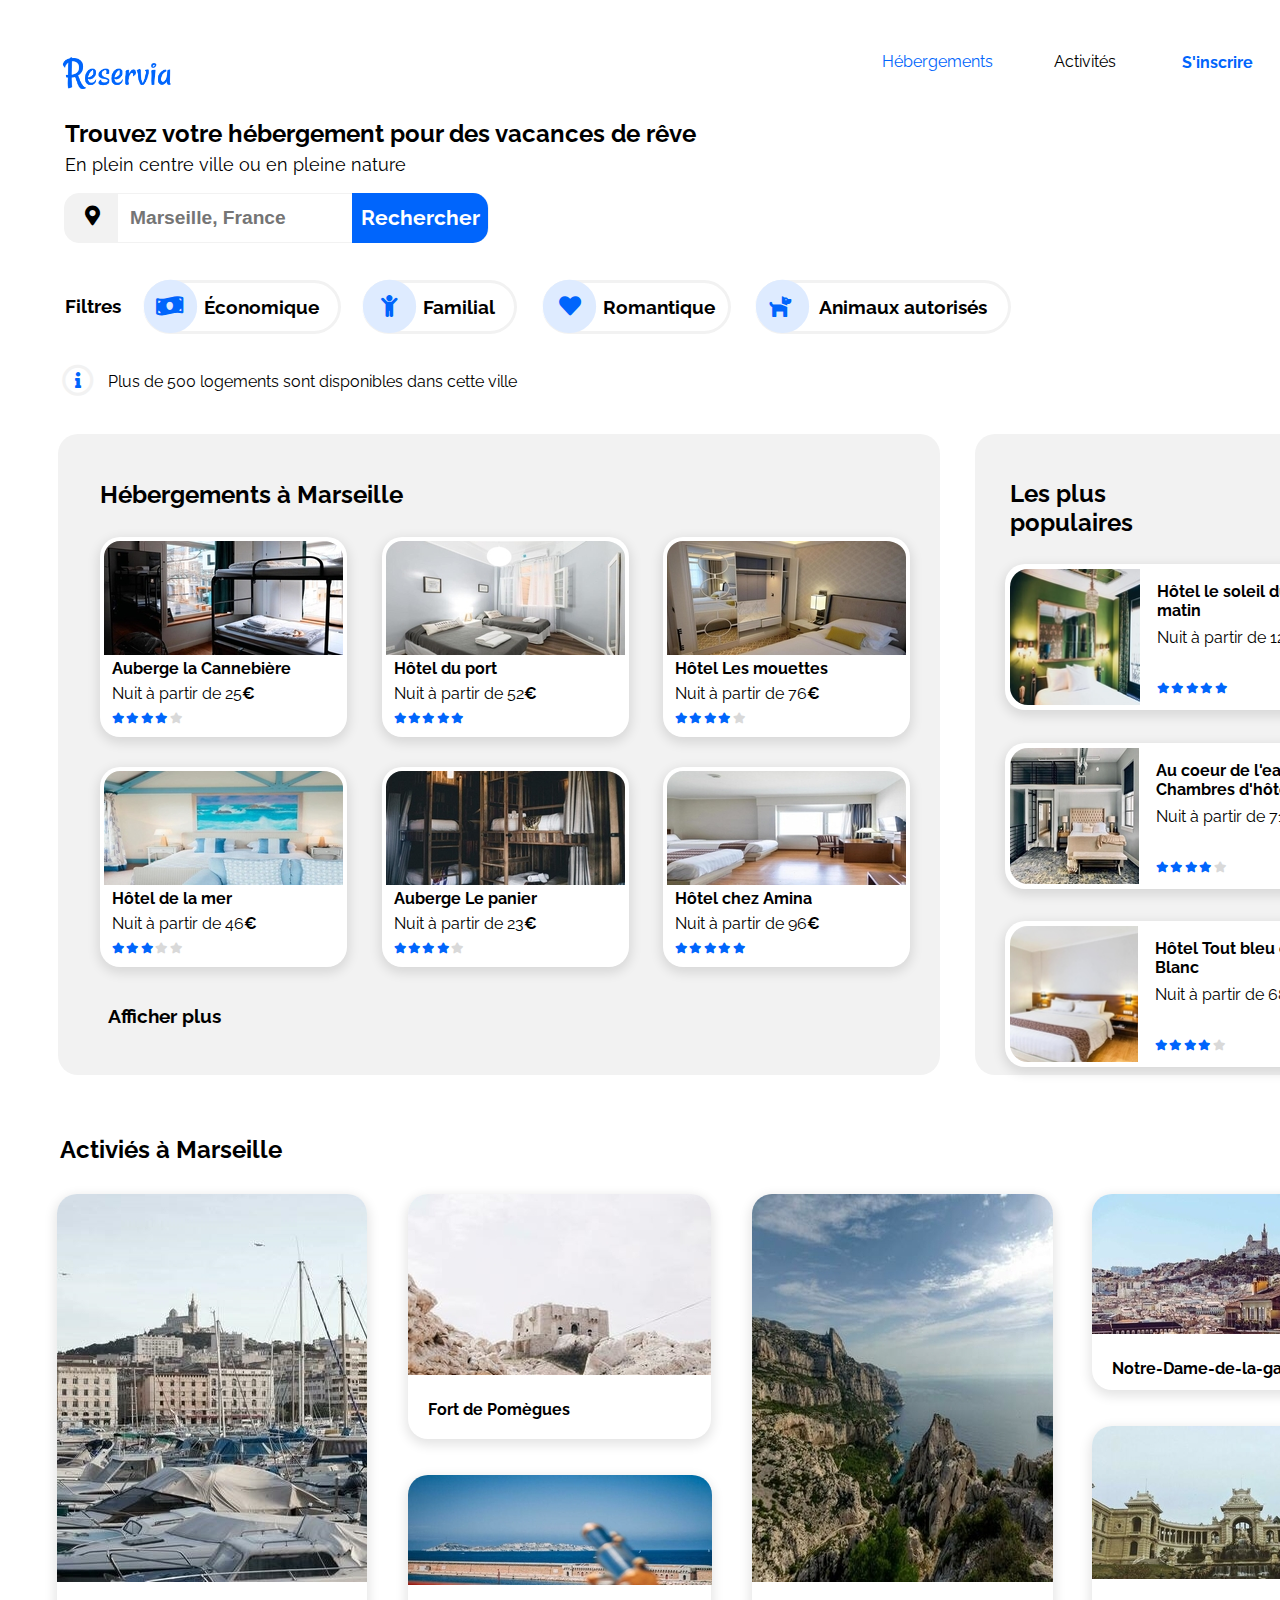
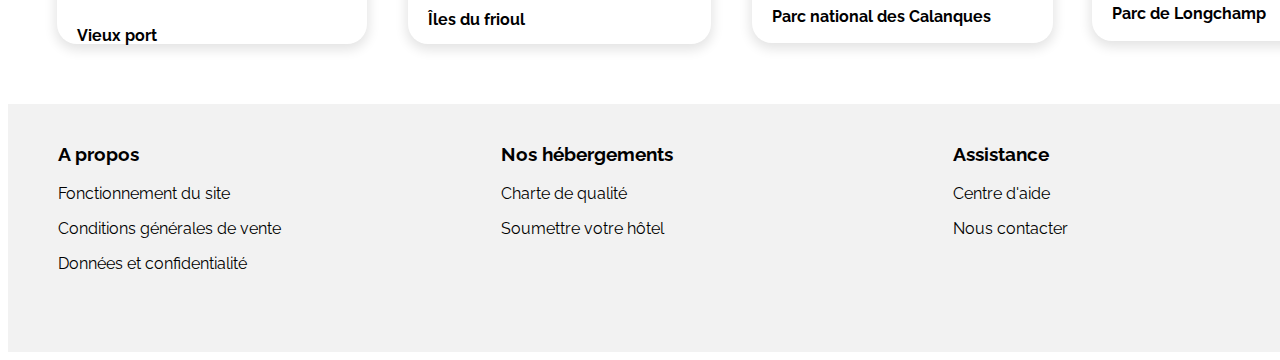
<file: index.html>
<!DOCTYPE html>
<html lang="fr">
	<head>
		<meta charset="UTF-8">
		<link rel="stylesheet" href="style.css" />
		<title>reservia</title>
		<link href="css/all.css" rel="stylesheet">
		<meta name="viewport" content="width=device-width,initial-scale=1.0">
		<link href="https://fonts.googleapis.com/css2?family=Raleway:wght@400;700&display=swap" rel="stylesheet">
		<link rel="stylesheet" media="screen and (min-width: 735px) and (max-width: 1024px)" href="tabresolution.css" />
		<link rel="stylesheet" media="screen and (max-width: 734px)" href="presolution.css" />
	</head>	
	<body>
		<div id="bloc-page">
			<header>
				<div id="titre">
					<div id="logo">
						<img src="images/logo/Reservia@3x.png" alt="reservia" />
					</div>	
					<h1>Trouvez votre hébergement pour des vacances de rêve</h1>
					<p class="titre-centreville">En plein centre ville ou en pleine nature</p>
					<form id="rechercher">
						<div>
							<i class="fas fa-map-marker-alt"></i>
							<input type="search" name="q" placeholder="Marseille, France" />  
							<a href="#">Rechercher<span><i class="fas fa-search"></i></span></a>
						</div>
					</form>
				</div>	
				<nav>
					<ul id="onglets">
						<li class="heber"><a href="#hebergeneral">Hébergements</a></li>	
						<li class="acti"><a href="#vieuxport"><span>Activités</span></a></li>
						<li class="inscri"><a href="#">S'inscrire</a></li>
					</ul>
				</nav>
			</header>
			<div class="bloc-filtres">
				<div id="filtres">
					<h3>Filtres</h3>
					<div id="beconomique">					
						<span class="fa-stack fa-2x">
							<i class="fas fa-circle fa-stack-2x" style="color: #DEEBFF;font-size: 55px;line-height: 48px "></i>
							<i class="fas fa-money-bill-wave fa-stack-1x fa-inverse" style="color:#0065FC;font-size: 22px;line-height: 47px;letter-spacing: -7.47px"></i>
						</span>
						<p class="filtretitle">Économique</p>
					</div>
					<div id="bfamilial">					
						<span class="fa-stack fa-2x">
							<i class="fas fa-circle fa-stack-2x" style="color: #DEEBFF;font-size: 55px;line-height: 48px"></i>
							<i class="fas fa-child fa-stack-1x fa-inverse" style="color:#0065FC;font-size: 22px;line-height: 47px;letter-spacing: -7.47px"></i>
						</span>
						<p class="filtretitle">Familial</p>
					</div>	
					<div id="bromantique">					
						<span class="fa-stack fa-2x">
							<i class="fas fa-circle fa-stack-2x" style="color: #DEEBFF;font-size: 55px;line-height: 48px"></i>
							<i class="fas fa-heart fa-stack-1x fa-inverse" style="color:#0065FC;font-size: 22px;line-height: 47px;letter-spacing: -7.47px"></i>
						</span>
						<p class="filtretitle">Romantique</p>
					</div>	
					<div id="banimaux">					
						<span class="fa-stack fa-2x" style="font-size: 1.1em;">
							<i class="fas fa-circle fa-stack-2x" style="color: #DEEBFF;font-size: 55px;line-height: 48px"></i>
							<i class="fas fa-dog fa-stack-1x fa-inverse" style="color:#0065FC;font-size: 22px;line-height: 47px;letter-spacing: -7.47px"></i>
						</span>
						<p class="animaux">Animaux autorisés</p>
					</div>
				</div>										
			</div>
			<div id="logdispo">
				<div id="logologements">
					<span class="fa-stack fa-2x">
						<i class="far fa-circle fa-stack-2x" style="color: #F2F2F2"></i>
						<i class="fas fa-info fa-stack-1x fa-inverse" style="color:#0065FC"></i>
					</span>
				</div>
				<p class="logements-dispo">Plus de 500 logements sont disponibles dans cette ville</p>
			</div>	
			<section id="section1">
				<div id="hebergeneral">
					<h2 class="hebamarseille">Hébergements à Marseille</h2>		
					<article class="article1">
						<a href="#" style="height: 200px;">
							<div id="hostelbox1" class="hostelbox">
								<img src="images/hebergements/marcus.jpg" alt="auberge la cannebiere" />
								<strong>Auberge la Cannebière</strong>
								<p> Nuit à partir de 25<span class="euro">€</span></p>
								<div class="etoilesh">
									<i class="fas fa-star"></i>
									<i class="fas fa-star"></i>
									<i class="fas fa-star"></i>
									<i class="fas fa-star"></i>
									<i class="fas fa-star" style="color: #d9d9d9"></i>
								</div>
							</div>
						</a>
						<a href="#" style="height: 200px;">	
							<div id="hostelbox2" class="hostelbox">
								<img src="images/hebergements/fred.jpg" alt=">Hôtel du port" />
								<strong>Hôtel du port</strong>
								<p> Nuit à partir de 52<span class="euro">€</span></p>
								<div class="etoilesh">
									<i class="fas fa-star"></i>
									<i class="fas fa-star"></i>
									<i class="fas fa-star"></i>
									<i class="fas fa-star"></i>
									<i class="fas fa-star"></i>
								</div>	
							</div>
						</a>	
						<a href="#">
							<div id="hostelbox3" class="hostelbox">
								<img src="images/hebergements/reise.jpg" alt="Hôtel Les mouettes" />
								<strong>Hôtel Les mouettes</strong>
								<p> Nuit à partir de 76<span class="euro">€</span></p>
								<div class="etoilesh">
									<i class="fas fa-star"></i>
									<i class="fas fa-star"></i>
									<i class="fas fa-star"></i>
									<i class="fas fa-star"></i>
									<i class="fas fa-star" style="color: #d9d9d9"></i>
								</div>
							</div>
						</a>
						<a href="#">				
							<div id="hostelbox4" class="hostelbox">
								<img src="images/hebergements/annie2.jpg" alt="Hôtel de la mer" />
								<strong>Hôtel de la mer</strong>
								<p> Nuit à partir de 46<span class="euro">€</span></p>
								<div class="etoilesh">
									<i class="fas fa-star"></i>
									<i class="fas fa-star"></i>
									<i class="fas fa-star"></i>
									<i class="fas fa-star" style="color: #d9d9d9"></i>
									<i class="fas fa-star" style="color: #d9d9d9"></i>
								</div>	
							</div>
						</a>
						<a href="#">	
							<div id="hostelbox5" class="hostelbox">
								<img src="images/hebergements/nicate.jpg" alt="Auberge Le panier" />
								<strong>Auberge Le panier</strong>
								<p> Nuit à partir de 23<span class="euro">€</span></p>
								<div class="etoilesh">
									<i class="fas fa-star"></i>
									<i class="fas fa-star"></i>
									<i class="fas fa-star"></i>
									<i class="fas fa-star"></i>
									<i class="fas fa-star" style="color: #d9d9d9"></i>
								</div>	
							</div>
						</a>
						<a href="#">	
							<div id="hostelbox6" class="hostelbox">
								<img src="images/hebergements/febrian.jpg" alt="Hôtel chez Amina" />
								<strong>Hôtel chez Amina</strong>
								<p> Nuit à partir de 96<span class="euro">€</span></p>
								<div class="etoilesh">
									<i class="fas fa-star"></i>
									<i class="fas fa-star"></i>
									<i class="fas fa-star"></i>
									<i class="fas fa-star"></i>
									<i class="fas fa-star"></i>
								</div>	
							</div>
						</a>	
						<p class="afficher-plus">Afficher plus</p>																				
					</article>
				</div>
				<div id="popgeneral">
					<div id="titrepop">
						<p>Les plus populaires</p>
						<i class="fas fa-chart-line"></i>
					</div>	
					<aside>
						<a href="#">
							<div id="popularbox">
								<img src="images/hebergements/soleil3.jpg" alt="Hôtel le soleil du matin" class="hostelimg">
								<div id="description">
									<p class="nomhotel">Hôtel le soleil du <br>matin</p>
									<p class="prix">Nuit à partir de 128<span class="euro">€</span></p>
									<div class="etoilesp">
										<i class="fas fa-star"></i>
										<i class="fas fa-star"></i>
										<i class="fas fa-star"></i>
										<i class="fas fa-star"></i>
										<i class="fas fa-star"></i>
									</div>
								</div>	
							</div>
						</a>
						<a href="#">	
							<div id="popularbox2">
								<img src="images/hebergements/eau.jpg" alt=">Au coeur de l'eau Chambres d'hôtes" class="hostelimg">	
								<div id="description2">
									<p class="nomhotel">Au coeur de l'eau<br />Chambres d'hôtes</p>
									<p class="prix">Nuit à partir de 71<span class="euro">€</span></p>
									<div class="etoilesp">
										<i class="fas fa-star"></i>
										<i class="fas fa-star"></i>
										<i class="fas fa-star"></i>
										<i class="fas fa-star"></i>
										<i class="fas fa-star" style="color: #d9d9d9"></i>
									</div>
								</div>				
							</div>
						</a>
						<a href="#">	
							<div id="popularbox3">
								<img src="images/hebergements/bleu.jpg" alt="Hôtel Tout bleu et blanc" class="hostelimg">
								<div id="description3">
									<p class="nomhotel">Hôtel Tout bleu et<br />Blanc</p>
									<p class="prix">Nuit à partir de 68<span class="euro">€</span></p>
									<div class="etoilesp">
										<i class="fas fa-star"></i>
										<i class="fas fa-star"></i>
										<i class="fas fa-star"></i>
										<i class="fas fa-star"></i>
										<i class="fas fa-star" style="color: #d9d9d9"></i>
									</div>
								</div>		
							</div>
						</a>	
					</aside>
				</div>	
			</section>
			<p class="actimarseille">Activiés à Marseille</p>
			<section id="section2">
				<div class="blocacti">
					<a href="#">
						<div id="vieuxport">
							<img src="images/vieuxport.jpg" alt="vieux port"  class="actiimg3">
							<img src="images/vieuxport2.jpg" alt="vieux port"  class="actiimg2">
							<p class="actititle">Vieux port</p>
						</div>
					</a>	
					<div id="conteneur2">
						<a href="#">
							<div id="fort">
								<img src="images/fort.jpg" alt="fort de pomègues" class="actiimg">
								<p class="actititle">Fort de Pomègues</p>
							</div>
						</a>
						<a href="#">	
							<div id="frioul">
								<img src="images/ilesdufrioul.jpg" alt="iles du frioul"  class="actiimg">
								<p class="actititle">Îles du frioul</p>
							</div>
						</a>	
					</div>
					<a href="#">
						<div id="parcnational">
							<img src="images/parcnational.jpg" alt="parc national des Calanques" class="actiimg">
							<p class="actititle">Parc national des Calanques</p>
						</div>
					</a>	
					<div id="conteneur3">
						<a href="#">
							<div id="notredame">
								<img src="images/notredame.jpg" alt="Notre-Dame-de-la-garde"  class="actiimg">
								<p class="actititle">Notre-Dame-de-la-garde</p>
							</div>
						</a>
						<a href="#">	
							<div id="longchamp">
								<img src="images/longchamp.jpg" alt="Parc de Longchamp"  class="actiimg">
								<p class="actititle">Parc de Longchamp</p>
							</div>
						</a>	
					</div>
				</div>			
			</section>
			<footer>
				<div id="a-propos">
					<p class="apropos">A propos</p>
					<p>Fonctionnement du site</p>
					<p>Conditions générales de vente</p>
					<p>Données et confidentialité</p>
				</div>
				<div id="nos-hebergements">
					<p class="noshebergements">Nos hébergements</p>
					<p>Charte de qualité</p>
					<p>Soumettre votre hôtel</p>
				</div>
				<div id="assistance">
					<p class="assistance">Assistance</p>
					<p>Centre d'aide</p>
					<p>Nous contacter</p>
				</div>
			</footer>		
		</div>
	</body>
</html>
</file>
<file: style.css>
body
{
	font-family: 'Raleway', sans-serif;
	background-color:  white;
}

#bloc-page
{
	width: auto;
}

header
{
	display: flex;
	height: 248px;
}

#titre
{
	height: 240px;
	width: 900px;
}

#logo img
{
	width: 110px;
	height: 50px;
}

#logo
{
	margin-left: 54px;
	margin-top: 40px;
	width: 200px;
	margin-bottom: 17px;
}

#titre h1
{
	font-weight: bold;
	font-size: 1.5em;
	margin-left: 57px;
}

.titre-centreville
{
	font-weight: normal;
	font-size: 0.7em;
	font-size: 1.1em;
	margin-left: 57px;
	margin-top: -10px;
}

#filtres
{
	margin-left: 57px;
	margin-bottom: 45px;
	display: flex;
	width: 946px;
	justify-content: space-between;
	height: 65px;
	margin-top: -10px;
}

.filtretitle
{
	font-weight: bold;
	padding-left: 11px;
	font-size: 1.2em;
	height: 20px;
	padding-top: 0px; 
	line-height: 10px
}

.filtretitle:hover
{
	color: blue;
}

#beconomique
{
	width: 195px;
	height: 48px;
	border: 3px solid #F2F2F2;
	border-radius: 30px;
	margin-top: 34px;
	border-left: none;
	display: flex;
	text-align: center;
	margin-left: -3px;
}

#beconomique:hover
{
	background-color: #F2F2F2;
}

#beconomique span
{
	width: 50px;
}

#beconomique i
{
	padding-left: 0px;
	width: 48px;
}

#bfamilial
{
	width: 152px;
	height: 48px;
	border: 3px solid #F2F2F2;
	border-radius: 30px;
	margin-top: 34px;
	border-left: none;
	display: flex;
	text-align: center;
	margin-left: -3px;
}

#bfamilial:hover
{
	background-color: #F2F2F2;
}

#bfamilial span
{
	width: 50px;
}

#bfamilial i
{
	padding-left: 0px;
	width: 48px;
}

#bromantique
{
	width: 186px;
	height: 48px;
	border: 3px solid #F2F2F2;
	border-radius: 30px;
	margin-top: 34px;
	border-left: none;
	display: flex;
	text-align: center;
}

#bromantique:hover
{
	background-color: #F2F2F2;
}

#bromantique span
{
	width: 50px;
}

#romantique i
{
	padding-left: 0px;
	width: 48px;
}

#banimaux
{
	width: 253px;
	height: 48px;
	border: 3px solid #F2F2F2;
	border-radius: 30px;
	margin-top: 34px;
	border-left: none;
	display: flex;
	text-align: center;
}

#banimaux:hover
{
	background-color: #F2F2F2;
}

.animaux
{
	font-weight: bold;
	padding-left: 20px;
	font-size: 1.2em;
	height: 20px;
	padding-top: 0px; 
	line-height: 10px
}

.animaux:hover
{
	color: blue;
}

#animaux i
{
	padding-left: 0px;

}

#filtres h3
{
	padding-top: 30px;
	height: 48px;
}

.logements-dispo

{
	margin-bottom: 43px;
	width: 440px;
	margin-left: 10px;
}

#logdispo
{
	display: flex;
}

#logdispo span
{
	font-size: 1em;
	margin-left: 50px;
	padding-top: 8px;
}

.hebamarseille
{
	margin-top: 46px;
	font-size: 1.5em;
	margin-left: 42px;
}

nav
{
	width: 475px;
	margin-top: -2px;
}

nav a
{
	color: #0065FC;
}

nav li 
{
	list-style-type: none;
}

.heber
{
	margin-top: -22px;
	margin-left: 13px;
	width: 140px;
	display: inline-block;
	padding-left: 30px;
	padding-top: 50px;
	border: 2px solid rgba(0,0,0,0);
}

.heber:hover
{
	border-top: 2px solid #0065FC;
}

.acti
{
	margin-left: 165px;
	color: black;
	margin-top: -73px;
	padding-top: 50px;
	width: 110px;
	border: 2px solid rgba(0,0,0,0);
	padding-left: 50px;
}

.acti:hover
{
	border-top: 2px solid #0065FC;
}

.inscri
{
	margin-left: 298px;
	font-weight: bold;
	margin-top: -72px;
	padding-top: 50px;
	width: 110px;
	padding-left: 45px;
	border: 2px solid rgba(0,0,0,0);
}

.inscri:hover
{
	border-top: 2px solid #0065FC;
}

span
{
	color: black;
}

input
{
	height: 50px;
	width: 420px;
	margin-left: 75px;
	color: black;
	font-weight: bold;
	color: black;
	font-size: 1.2em;
	padding-left: 60px;
	border: 1px solid #F2F2F2;
	border-radius: 15px;
}

form a
{
	height: 38px;
	width: 136px;
	background-color: #0065FC;
	border-top-right-radius: 15px;
	border-bottom-right-radius: 15px;
	font-size: 1.3em;
	color: white;
	font-weight: bold;
	display: flex;
	justify-content: center;
	padding-top: 12px;
	margin-left: -137px;
}

form div
{
	display: flex;
	margin-left: -14px;
}

.fa-map-marker-alt
{
	border-top-left-radius: 15px;
	border-bottom-left-radius: 15px;
	font-size: 20px;
	padding-top: 12px;
	padding-left: 20px;
	position: absolute;
	margin-left: 70px;
	height: 36px;
	width: 32px;
	border: 1px solid #F2F2F2;
	background-color: #F2F2F2;
}

.fa-search
{
	font-size: 0px;
}

form a span
{
	font-size: 0px;
}

section
{
	display: flex;
}

#titre2
{
	display: flex;
	margin-bottom: -35px;
}

#titre2 p
{
	font-size: 1.5em;
	font-weight: bold;
	padding-top: 51px;
	padding-left: 620px;
}

#hebergeneral
{
	background-color:  #F2F2F2;
	margin-left: 50px;
	padding-right: 30px;
	border-radius: 20px;
}

.euro
{
	font-weight: bold;
}

.hostelbox
{
	height: 200px;
	width: 247px;
	border-radius: 20px;
	background-color: white;
	margin-bottom: 30px;
	-webkit-box-shadow: 0px 4px 12px 2px rgba(0,0,0,0.11);
	-moz-box-shadow: 0px 4px 12px 2px rgba(0,0,0,0.11);
	box-shadow: 0px 4px 12px 2px rgba(0,0,0,0.11);
}

.hostelbox strong
{
	font-size: 1em;
	padding-left: 12px;
	line-height: 15px;
	font-weight: bold;
}

.hostelbox p
{
	padding-left: 12px;
	line-height: 0px;
}

.hostelbox img
{
	border-top-left-radius: 20px;
	border-top-right-radius: 20px;
	padding-top: 4px;
	padding-left: 4px;
}

#popgeneral
{
	width: 420px;
	background-color: #F2F2F2;
	margin-left: 35px; 
	border-radius: 20px;
}

#titrepop
{
	display: flex;
}

#titrepop i
{
	margin-top: 26px;
	font-size: 1.5em;
	margin-left: 100px;
	margin-top: 45px;
}

#titrepop p
{
	font-size: 1.5em;
	font-weight: bold;
	margin-left: 35px;
	margin-top: 45px;
}

#popularbox
{
	height: 140px;
	width: 345px;
	display: flex;
	padding: 3px;
	border-radius: 20px;
	background-color: white;
	margin-top: -25px;
	-webkit-box-shadow: 0px 4px 12px 2px rgba(0,0,0,0.11);
	-moz-box-shadow: 0px 4px 12px 2px rgba(0,0,0,0.11);
	box-shadow: 0px 4px 12px 2px rgba(0,0,0,0.11);
}

.hostelimg
{
	border-top-left-radius: 20px;
	border-bottom-left-radius: 20px;
	padding: 2px;
}

#popularbox2
{
	height: 140px;
	width: 345px;
	display: flex;
	padding: 3px;
	border-radius: 20px;
	background-color: white;
	margin-top: 33px;
	-webkit-box-shadow: 0px 4px 12px 2px rgba(0,0,0,0.11);
	-moz-box-shadow: 0px 4px 12px 2px rgba(0,0,0,0.11);
	box-shadow: 0px 4px 12px 2px rgba(0,0,0,0.11);
}

#popularbox3
{
	height: 140px;
	width: 345px;
	display: flex;
	padding: 3px;
	border-radius: 20px;
	background-color: white;
	margin-top: 32px;
	-webkit-box-shadow: 0px 4px 12px 2px rgba(0,0,0,0.11);
	-moz-box-shadow: 0px 4px 12px 2px rgba(0,0,0,0.11);
	box-shadow: 0px 4px 12px 2px rgba(0,0,0,0.11);
}

.nomhotel
{
	margin-left: 15px;
	margin-top: 15px;
	font-weight: bold;
	height: 30px;
}

.prix
{
	margin-left: 15px;
}

article
{
	width: 810px;
	margin-top: 28px;
	margin-left: 42px;
	padding-bottom: 2px;
	display: flex;
	flex-wrap: wrap;
	justify-content: space-between;
}

aside
{
	margin-left: 30px;
	width: 100%;
	margin-top: 28px;
}

.etoilesh
{
	display: flex;
	flex-direction: row;
	color: #0065FC;
	font-size: 11px;
	padding-left: 12px;
	padding-top: 2px;
	letter-spacing: 2.4px;
}

.etoilesp
{
	display: flex;
	flex-direction: row;
	color: #0065FC;
	margin-left: 15px;
	font-size: 11px;
	margin-top: 35px;
	letter-spacing: 2.4px;
}

a
{
	text-decoration: none;
	color: black;
}

.afficher-plus
{
    margin-bottom: 57px;
    font-weight: bold;
    font-size: 1.2em;
    line-height: 0px;
    margin-left: 8px;
}

.actimarseille
{
	font-size: 1.5em;
	font-weight: bold;
	margin-left: 52px;
	margin-top: 60px;
}

#section2
{
	margin-left: 29px;
}

.blocacti
{
	width: 100%;
	display: flex;
}

#vieuxport
{
	margin-top: 6px;
	height: 450px;
	width: 310px;
	background-color: white;
	margin-left: 20px;
	border-radius: 20px;
	-webkit-box-shadow: 0px 4px 12px 2px rgba(0,0,0,0.11);
	-moz-box-shadow: 0px 4px 12px 2px rgba(0,0,0,0.11);
	box-shadow: 0px 4px 12px 2px rgba(0,0,0,0.11);
}

.actiimg
{
	border-top-left-radius: 20px;
	border-top-right-radius: 20px;
}

.actiimg3
{
	border-top-left-radius: 20px;
	border-top-right-radius: 20px;
}

.actiimg2
{
	height: 0px;
	width: 0px;
}

.actititle
{
	padding-left: 20px;
	padding-top: 25px;
	border-bottom-left-radius: 20px;
	border-bottom-right-radius: 20px;
	font-weight: bold;
	margin-top: -4px;

}

#fort
{
	margin-left: 41px;
	margin-top: 6px;
	height: 245px;
	width: 303px;
	background-color: white;
	border-radius: 20px;
	-webkit-box-shadow: 0px 4px 12px 2px rgba(0,0,0,0.11);
	-moz-box-shadow: 0px 4px 12px 2px rgba(0,0,0,0.11);
	box-shadow: 0px 4px 12px 2px rgba(0,0,0,0.11);
}

#frioul
{
	margin-top: 36px;
	margin-left: 41px;
	height: 169px;
	width: 303px;
	background-color: white;
	border-radius: 20px;
	-webkit-box-shadow: 0px 4px 12px 2px rgba(0,0,0,0.11);
	-moz-box-shadow: 0px 4px 12px 2px rgba(0,0,0,0.11);
	box-shadow: 0px 4px 12px 2px rgba(0,0,0,0.11);
}

#parcnational
{
	margin-top: 6px;
	height: 449px;
	width: 301px;
	background-color: white;
	margin-left: 41px;
	border-radius: 20px;
	-webkit-box-shadow: 0px 4px 12px 2px rgba(0,0,0,0.11);
	-moz-box-shadow: 0px 4px 12px 2px rgba(0,0,0,0.11);
	box-shadow: 0px 4px 12px 2px rgba(0,0,0,0.11);
}

#notredame
{
	margin-top: 6px;
	margin-left: 39px;
	height: 196px;
	width: 302px;
	background-color: white;
	border-radius: 20px;
	-webkit-box-shadow: 0px 4px 12px 2px rgba(0,0,0,0.11);
	-moz-box-shadow: 0px 4px 12px 2px rgba(0,0,0,0.11);
	box-shadow: 0px 4px 12px 2px rgba(0,0,0,0.11);
}

#longchamp
{
	margin-left: 39px;
	margin-top: 36px;
	height: 215px;
	width: 302px;
	background-color: white;
	border-radius: 20px;
	-webkit-box-shadow: 0px 4px 12px 2px rgba(0,0,0,0.11);
	-moz-box-shadow: 0px 4px 12px 2px rgba(0,0,0,0.11);
	box-shadow: 0px 4px 12px 2px rgba(0,0,0,0.11);
}

footer
{
	display: flex;
	background-color: #F2F2F2;
	margin-top: 60px;
	width: 1390px;
}

#a-propos
{
	display: flex;
	flex-direction: column;
	margin-left: 50px;
	margin-top: 30px;
	line-height: 3px;
	height: 218px;
}

.apropos
{
	font-size: 1.2em;
	margin-bottom: 20px;
	font-weight: bold;
}

#nos-hebergements
{
	display: flex;
	flex-direction: column;
	margin-left: 220px;
	margin-top: 30px;
	line-height: 3px;
}

.noshebergements
{
	font-size: 1.2em;
	margin-bottom: 20px;
	font-weight: bold;
}

#assistance
{
	display: flex;
	flex-direction: column;
	margin-left: 280px;
	margin-top: 45px;
	margin-top: 30px;
	line-height: 3px;
}

.assistance
{
	font-size: 1.2em;
	margin-bottom: 20px;
	font-weight: bold;
}
</file>
<file: tabresolution.css>
@media screen and (min-width: 735px) and (max-width: 1024px)
{
#bloc-page
{
	width:auto;
}

header
{
 	width: 100%;
    display: flex;
    flex-direction: column;
    align-items: center;
}

#titre
{
	width: 750px;
}

nav
{
	margin-left: 1034px;
	margin-top: -244px;
}

#logo img
{
	height: 50px;
}

#logo
{
	margin-left: 20px;
	margin-top: 30px;
	width: 200px;
	margin-bottom: 17px;
}

.bloc-filtres
{
	display: flex;
	justify-content: center;
}

#filtres
{
	margin-top: -20px;
	margin-left: 0px;
	width: 700px;
	flex-wrap: wrap;
}

#banimaux
{
	margin-top: -20px;
	margin-left: 240px;
}

.heber
{
	margin-left: -330px;
	margin-top: -20px;
}

.acti
{
	margin-left: -190px;
}

.inscri
{
	margin-left: -70px;
}

#titre h1
{
	margin-left: 20px;
	width: 650px;
}

.titre-centreville
{
	margin-left: 20px;
}

#rechercher
{
	margin-left:-34px;
}

#logdispo
{
	margin-top: 65px;
	margin-left: -30px;
	justify-content: center;
}

#section1
{
	display: flex;
	flex-direction: column;
	align-items: center;
}

#hebergeneral
{
	margin-left: -2px;
	width: 550px;
	margin-top: -10px;
	padding-right: inherit;
}

article
{
	margin-left: 2px;
	width: 99%;
	display: flex;
	justify-content: space-around;
}

#hostelbox3
{
	margin-top: 30px;
}

#hostelbox4
{
	margin-top: 30px;
}

#popgeneral
{
	width: 750px; 
	margin-left: -6px;
	margin-top: 20px;
	padding-bottom: 70px;
}

#titrepop i
{
	margin-left: 440px;
}

aside
{
	display: flex;
	margin-left: -5px;
	flex-wrap: wrap;
}

aside a
{
	height: 136px;
}

#popularbox2
{
	margin-top: -25px;
	margin-left: 30px;
	width: 330px;
}

#popularbox
{
	margin-left: 30px;
	width: 330px;
}

#popularbox3
{
	margin-left: 200px;
	width: 330px;
}

.actimarseille
{
	margin-top: 30px;
	margin-left: 20px;
}

#section2
{
	width: 100%;
	flex-wrap:wrap;
	justify-content: center;
}

.blocacti
{
	width: 740px;
	display: flex;
	flex-wrap: wrap;
}

#parcnational
{
	margin-left: 25px;
	margin-top: 20px;
}

#notredame
{
	margin-top: 20px;
}

footer
{
	margin-left: -4px;
}

#assistance
{
	margin-left: 110px;
}

#a-propos
{
	width: 250px;
	margin-left: 20px;
}

#nos-hebergements
{
	width: 180px;
	margin-left: 60px;
}
}
</file>
<file: presolution.css>
@media screen and (max-width: 734px)
{
#bloc-page
{
	width: auto;
}

header
{
	width: 100%;
	display: flex;
	flex-direction: column;
	align-items: center;
}

#titre
{
	width: 340px;
}

#logo
{
	margin-left: 10px;
	margin-top: 20px;
}

#logo img
{
	height: 45px;
}

.inscri
{
	margin-left: 245px;
	margin-top: -150px;
}

.inscri:hover
{
	border-top: 2px solid rgba(0,0,0,0);
}

nav
{
	margin-top: -190px;
}

.heber
{
	display: inline-block;
	padding-left: 60px;
	height: 35px;
	width: 155px;
	border-bottom: 2px solid #F2F2F2;
	margin-left: -10px;
}	

.heber:hover
{
	border-bottom: 2px solid #0065FC;
	border-top: 2px solid rgba(0,0,0,0);
}

.acti
{
	margin-top: -36px;
	margin-left: -4px;
	padding-left: 45px;
	display: inline-block;
	height: 35px;
	width: 164px;
	border-bottom: 2px solid #F2F2F2;
}

.acti:hover
{
	border-bottom: 2px solid #0065FC;
	border-top: 2px solid rgba(0,0,0,0);
}

#titre h1
{
	width: 320px;
	margin-left: 10px;
	margin-top: 95px;
	letter-spacing: -0.066em;
}

.titre-centreville
{
	letter-spacing: -0.052em;
	margin-left: 10px;
	margin-top: 16px;
}

#rechercher
{
	margin-top: 36px;
	margin-left: -45px;
	width: 380px;
}

#rechercher input
{
	width: 330px;
}

form a
{
	width: 53px;
	margin-left: -50px;
	font-size: 0px;
	border-radius: 15px;
}

.fa-search
{
	font-size: 18px;
	color: white;
	padding-top: 4px;
}

#filtres
{
	margin-top: 65px;
	margin-left: 10px;
	width: 340px;
	display: flex;
	flex-wrap: wrap;
	height: 260px;
	justify-content: flex-start;
	align-items: center;
}

.filtretitle
{
	font-size: 1em;
	line-height: 16px;
	padding-left: 15px;
}

.bloc-filtres
{
	display: flex;
	justify-content: center;
}

#beconomique
{
	margin-top: 110px;
	margin-left: -55px;
	width: 170px;
}

#bfamilial
{
	margin-top: 110px;
	margin-left: 10px;
	width: 138px;
}

#bromantique
{
	margin-top: 10px;
	width: 169px;
}

#banimaux
{
	margin-top: 10px;
	width: 220px;
}

.animaux
{
	font-size: 1em;
	line-height: 16px;
}

#logdispo
{
	margin-top: 10px;
	justify-content: center;
}

.logements-dispo
{
	width: 300px;
	font-size: 1em;
}

#logologements
{
	margin-left: -40px;
}

#section1
{
	display: flex;
	flex-direction: column-reverse;
}

#popgeneral
{
	margin-left: -10px;
	border-radius: 0px;
	display: flex;
	flex-direction: column;
	align-items: center;
	width: 100%;
	padding-right: 20px;
	padding-bottom: 40px;
}

aside
{
	display: flex;
	flex-direction: column;
	align-items: center;
}


#titrepop p
{
	font-size: 1.4em;
	margin-top: 40px;
	margin-left: 20px;
}

#titrepop i
{
	margin-left: 90px;
	margin-top: 40px;
}

#popularbox
{
	margin-left: -10px;
	width: 335px;
}

#popularbox2
{
	margin-left: -10px;
	width: 335px;
}

#popularbox2
{
	margin-left: -10px;
	width: 335px;
	margin-top: 10px;
}

#popularbox3
{
	margin-left: -10px;
	width: 335px;
	margin-top: 10px;
}

#hebergeneral
{
	margin-left: -8px;
	background-color: white;
	display: flex;
	flex-direction: column;
	align-items: center;
	width: 100%;
}

.hebamarseille
{
	margin-left: -20px;
	margin-top: 35px;
	font-size: 1.4em;
}

.hostelbox
{
	width: 335px;
	margin-left: -20px;
}

.hostelbox img
{
	width: 328px;
	height: 116px;
}

article
{
	display: flex;
	flex-direction: column;
	align-items: center;
	margin-top: 5px;
}

#hostelbox2 
{
	margin-top: 10px;
}

#hostelbox3
{
	margin-top: 20px;
}

#hostelbox4
{
	margin-top: -20px;
}

#hostelbox5
{
	margin-top: -20px;
}

#hostelbox6
{
	margin-top: -20px;
}
.afficher-plus
{
	margin-top: 10px;
	margin-left: -240px;
	font-size: 1.3em;
}

#section2
{
	margin-top: 32px;
	display: flex;
	flex-direction: column;
	margin-left: 10px;
	width: 100%;
	align-items: center;
}

.actimarseille
{
	margin-top: 0px;
	margin-left: 15px;
}

.blocacti
{
	display: flex;
	flex-direction: column;
	align-items: center;
}

.actiimg3
{
	height: 0px;
	width: 0px;
}

#vieuxport
{
	height: 190px;
	width: 335px;
	margin-left: -17px;
	margin-top: 0px;
}

.actiimg2
{
	height: 136px;
	width: 335px;
	border-top-left-radius: 20px;
	border-top-right-radius: 20px;
	margin-top: -20px;
}

#fort
{
	height: 190px;
	width: 335px;
	margin-left: -17px;
	margin-top: 24px;
}

#fort img
{
	height: 136px;
	width: 335px;
}

#frioul
{
	height: 190px;
	width: 335px;
	margin-left: -17px;
	margin-top: 24px;
}

#frioul img
{
	height: 136px;
	width: 335px;
}

#parcnational
{
	height: 190px;
	width: 335px;
	margin-left: -17px;
	margin-top: 24px;
}

#parcnational img
{
	height: 136px;
	width: 335px;
}

#notredame
{
	height: 190px;
	width: 335px;
	margin-left: -17px;
	margin-top: 24px;
}

#notredame img
{
	height: 136px;
	width: 335px;
}

#longchamp
{
	height: 190px;
	width: 335px;
	margin-left: -17px;
	margin-top: 24px;
}

#longchamp img
{
	height: 136px;
	width: 335px;
}

footer
{
	display: flex;
	flex-direction: column; 
	height: 500px;
	margin-left: -8px;
}

#a-propos
{
	margin-left: 25px;
}

#nos-hebergements
{
	margin-left: 25px;
	margin-top: -40px;
}

#assistance
{
	margin-left: 25px;
}
}
</file>
